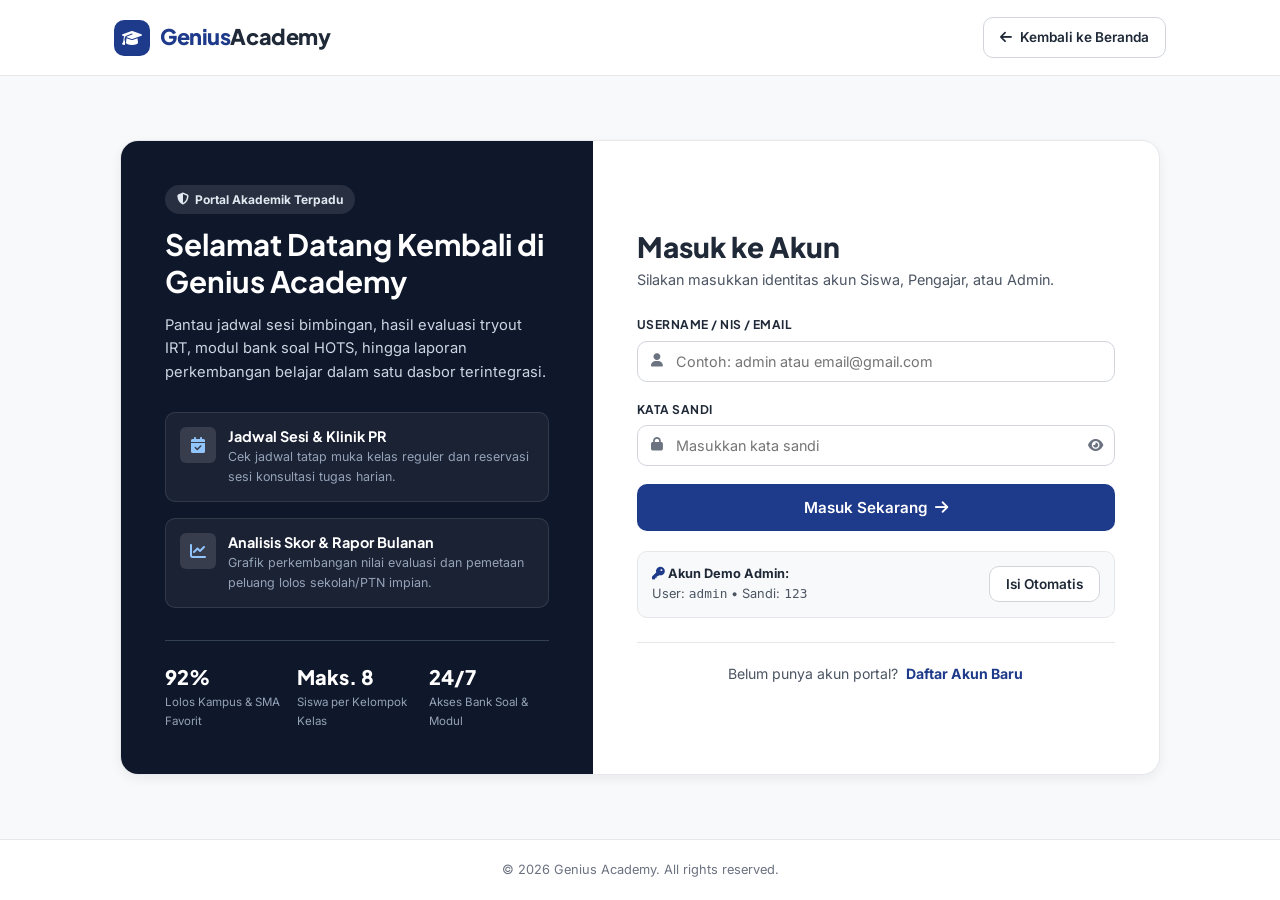
<file: login.html>
<!DOCTYPE html>
<html lang="id">
<head>
  <meta charset="UTF-8">
  <meta name="viewport" content="width=device-width, initial-scale=1.0">
  <title>Masuk Portal | Genius Academy</title>
  
  <!-- Google Fonts -->
  <link rel="preconnect" href="https://fonts.googleapis.com">
  <link rel="preconnect" href="https://fonts.gstatic.com" crossorigin>
  <link href="https://fonts.googleapis.com/css2?family=Inter:wght@400;500;600&family=Plus+Jakarta+Sans:wght@600;700;800&display=swap" rel="stylesheet">

  <!-- Font Awesome -->
  <link rel="stylesheet" href="https://cdnjs.cloudflare.com/ajax/libs/font-awesome/6.5.1/css/all.min.css">

  <!-- Basic Custom CSS -->
  <link rel="stylesheet" href="css/style.css">
</head>
<body class="auth-page">

  <header class="site-header header-sticky">
    <div class="container-sm header-inner">
      <a href="index.html" class="brand-logo">
        <span class="brand-icon"><i class="fa-solid fa-graduation-cap"></i></span>
        <span><span class="accent">Genius</span>Academy</span>
      </a>
      <a href="index.html" class="btn btn-outline btn-sm">
        <i class="fa-solid fa-arrow-left"></i> Kembali ke Beranda
      </a>
    </div>
  </header>

  <main class="auth-main">
    <div class="auth-card">
      <!-- Kolom Kiri -->
      <div class="auth-side-dark">
        <div>
          <span class="cta-banner-badge">
            <i class="fa-solid fa-shield-halved"></i> Portal Akademik Terpadu
          </span>
          <h2>Selamat Datang Kembali di Genius Academy</h2>
          <p class="lead">
            Pantau jadwal sesi bimbingan, hasil evaluasi tryout IRT, modul bank soal HOTS, hingga laporan perkembangan belajar dalam satu dasbor terintegrasi.
          </p>

          <div class="auth-feature-list">
            <div class="auth-feature-item">
              <div class="auth-feature-icon"><i class="fa-solid fa-calendar-check"></i></div>
              <div>
                <h3>Jadwal Sesi & Klinik PR</h3>
                <p>Cek jadwal tatap muka kelas reguler dan reservasi sesi konsultasi tugas harian.</p>
              </div>
            </div>

            <div class="auth-feature-item">
              <div class="auth-feature-icon"><i class="fa-solid fa-chart-line"></i></div>
              <div>
                <h3>Analisis Skor & Rapor Bulanan</h3>
                <p>Grafik perkembangan nilai evaluasi dan pemetaan peluang lolos sekolah/PTN impian.</p>
              </div>
            </div>
          </div>
        </div>

        <div class="auth-stats">
          <div>
            <div class="auth-stat-val">92%</div>
            <div class="auth-stat-lbl">Lolos Kampus & SMA Favorit</div>
          </div>
          <div>
            <div class="auth-stat-val">Maks. 8</div>
            <div class="auth-stat-lbl">Siswa per Kelompok Kelas</div>
          </div>
          <div>
            <div class="auth-stat-val">24/7</div>
            <div class="auth-stat-lbl">Akses Bank Soal & Modul</div>
          </div>
        </div>
      </div>

      <!-- Kolom Kanan: Form Login -->
      <div class="auth-form-side">
        <div style="margin-bottom: 24px;">
          <h1 style="font-size: 1.75rem; font-weight: 800;">Masuk ke Akun</h1>
          <p style="font-size: 0.9rem; color: var(--text-muted); margin-top: 4px;">
            Silakan masukkan identitas akun Siswa, Pengajar, atau Admin.
          </p>
        </div>

        <div id="errorMessage" class="alert-box alert-error hidden">
          <i class="fa-solid fa-circle-exclamation"></i>
          <span id="errorText">Akun belum terdaftar</span>
        </div>

        <form id="loginForm">
          <div class="form-group">
            <label for="identifier" class="form-label">Username / NIS / Email</label>
            <div class="input-wrap">
              <span class="input-icon"><i class="fa-solid fa-user"></i></span>
              <input type="text" id="identifier" class="form-control" placeholder="Contoh: admin atau email@gmail.com" required>
            </div>
          </div>

          <div class="form-group">
            <label for="password" class="form-label">Kata Sandi</label>
            <div class="input-wrap">
              <span class="input-icon"><i class="fa-solid fa-lock"></i></span>
              <input type="password" id="password" class="form-control" style="padding-right: 40px;" placeholder="Masukkan kata sandi" required>
              <button type="button" id="togglePassword" aria-label="Tampilkan atau sembunyikan kata sandi" class="password-toggle">
                <i id="eyeIcon" class="fa-solid fa-eye"></i>
              </button>
            </div>
          </div>

          <button type="submit" id="submitBtn" class="btn btn-primary btn-block btn-lg">
            <span>Masuk Sekarang</span>
            <i class="fa-solid fa-arrow-right"></i>
          </button>
        </form>

        <div class="demo-box">
          <div>
            <strong style="display: block; color: var(--text-main);"><i class="fa-solid fa-key text-primary"></i> Akun Demo Admin:</strong>
            <span style="color: var(--text-muted);">User: <code>admin</code> &bull; Sandi: <code>123</code></span>
          </div>
          <button type="button" id="fillDemoAdmin" class="btn btn-outline btn-sm">Isi Otomatis</button>
        </div>

        <div style="margin-top: 24px; padding-top: 20px; border-top: 1px solid var(--border-color); text-align: center; font-size: 0.88rem; color: var(--text-muted);">
          Belum punya akun portal? 
          <a href="pendaftaran.html" class="text-primary" style="font-weight: 700; margin-left: 4px;">Daftar Akun Baru</a>
        </div>
      </div>
    </div>
  </main>

  <footer class="footer-simple">
    <p>&copy; 2026 Genius Academy. All rights reserved.</p>
  </footer>

  <script src="js/auth.js"></script>
</body>
</html>
</file>
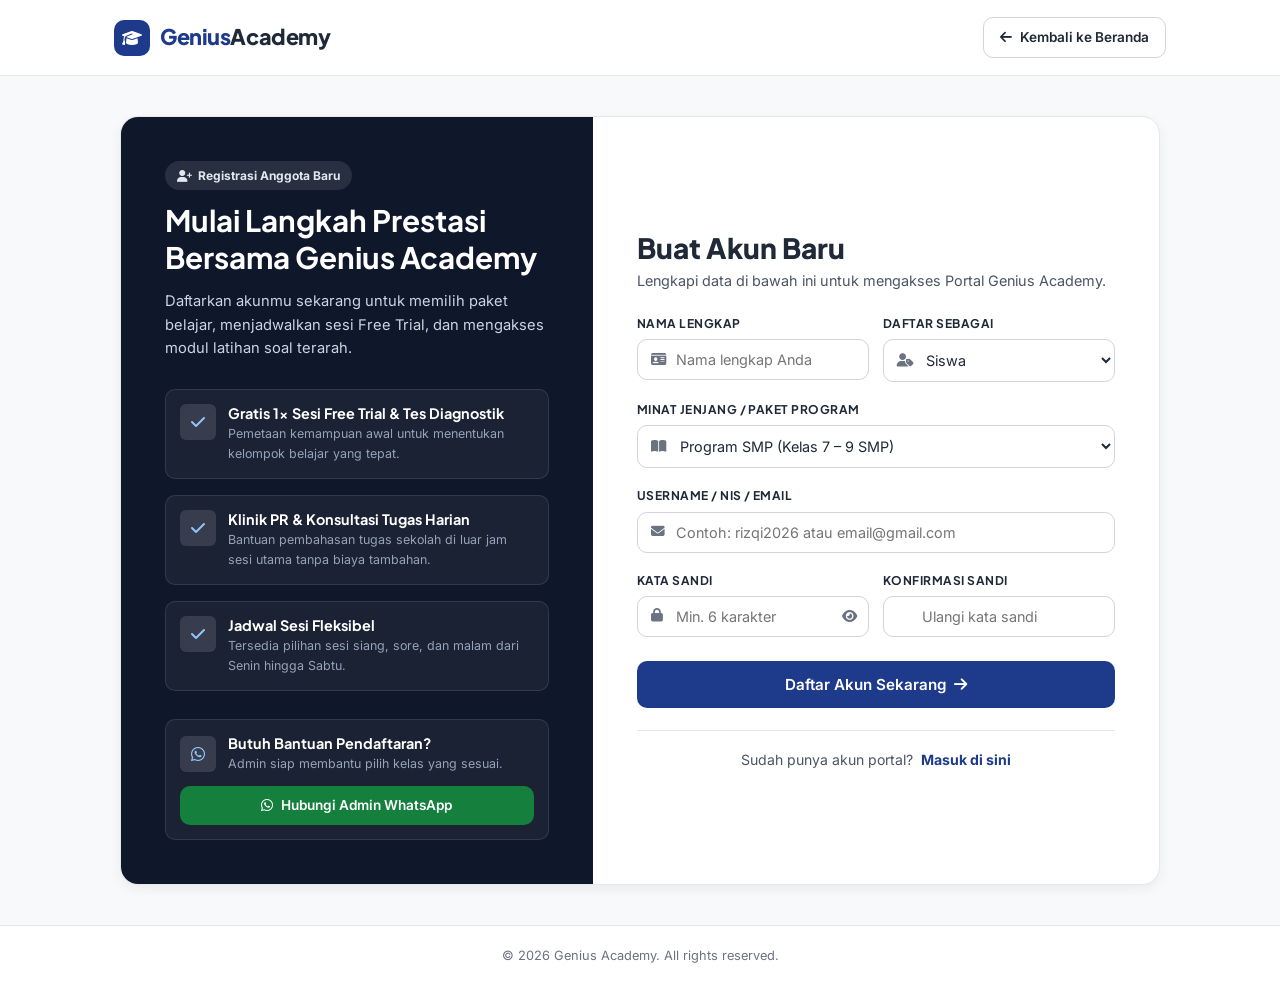
<file: pendaftaran.html>
<!DOCTYPE html>
<html lang="id">
<head>
  <meta charset="UTF-8">
  <meta name="viewport" content="width=device-width, initial-scale=1.0">
  <title>Pendaftaran Siswa & Akun | Genius Academy</title>
  
  <!-- Google Fonts -->
  <link rel="preconnect" href="https://fonts.googleapis.com">
  <link rel="preconnect" href="https://fonts.gstatic.com" crossorigin>
  <link href="https://fonts.googleapis.com/css2?family=Inter:wght@400;500;600&family=Plus+Jakarta+Sans:wght@600;700;800&display=swap" rel="stylesheet">

  <!-- Font Awesome -->
  <link rel="stylesheet" href="https://cdnjs.cloudflare.com/ajax/libs/font-awesome/6.5.1/css/all.min.css">

  <!-- Basic Custom CSS -->
  <link rel="stylesheet" href="css/style.css">
</head>
<body class="auth-page">

  <header class="site-header header-sticky">
    <div class="container-sm header-inner">
      <a href="index.html" class="brand-logo">
        <span class="brand-icon"><i class="fa-solid fa-graduation-cap"></i></span>
        <span><span class="accent">Genius</span>Academy</span>
      </a>
      <a href="index.html" class="btn btn-outline btn-sm">
        <i class="fa-solid fa-arrow-left"></i> Kembali ke Beranda
      </a>
    </div>
  </header>

  <main class="auth-main">
    <div class="auth-card">
      <!-- Kolom Kiri -->
      <div class="auth-side-dark">
        <div>
          <span class="cta-banner-badge">
            <i class="fa-solid fa-user-plus"></i> Registrasi Anggota Baru
          </span>
          <h2>Mulai Langkah Prestasi Bersama Genius Academy</h2>
          <p class="lead">
            Daftarkan akunmu sekarang untuk memilih paket belajar, menjadwalkan sesi Free Trial, dan mengakses modul latihan soal terarah.
          </p>

          <div class="auth-feature-list">
            <div class="auth-feature-item">
              <div class="auth-feature-icon"><i class="fa-solid fa-check"></i></div>
              <div>
                <h3>Gratis 1x Sesi Free Trial & Tes Diagnostik</h3>
                <p>Pemetaan kemampuan awal untuk menentukan kelompok belajar yang tepat.</p>
              </div>
            </div>

            <div class="auth-feature-item">
              <div class="auth-feature-icon"><i class="fa-solid fa-check"></i></div>
              <div>
                <h3>Klinik PR & Konsultasi Tugas Harian</h3>
                <p>Bantuan pembahasan tugas sekolah di luar jam sesi utama tanpa biaya tambahan.</p>
              </div>
            </div>

            <div class="auth-feature-item">
              <div class="auth-feature-icon"><i class="fa-solid fa-check"></i></div>
              <div>
                <h3>Jadwal Sesi Fleksibel</h3>
                <p>Tersedia pilihan sesi siang, sore, dan malam dari Senin hingga Sabtu.</p>
              </div>
            </div>
          </div>
        </div>

        <div class="auth-feature-item" style="margin-top: 28px; flex-direction: column; gap: 12px;">
          <div style="display: flex; align-items: center; gap: 12px;">
            <div class="auth-feature-icon"><i class="fa-brands fa-whatsapp"></i></div>
            <div>
              <h3>Butuh Bantuan Pendaftaran?</h3>
              <p>Admin siap membantu pilih kelas yang sesuai.</p>
            </div>
          </div>
          <a href="https://wa.me/6285712636036?text=Halo%20Admin%20Genius%20Academy,%20saya%20butuh%20bantuan%20untuk%20pendaftaran%20akun%20baru." target="_blank" class="btn btn-green btn-sm btn-block">
            <i class="fa-brands fa-whatsapp"></i> Hubungi Admin WhatsApp
          </a>
        </div>
      </div>

      <!-- Kolom Kanan: Form Pendaftaran -->
      <div class="auth-form-side">
        <div style="margin-bottom: 22px;">
          <h1 style="font-size: 1.75rem; font-weight: 800;">Buat Akun Baru</h1>
          <p style="font-size: 0.9rem; color: var(--text-muted); margin-top: 4px;">
            Lengkapi data di bawah ini untuk mengakses Portal Genius Academy.
          </p>
        </div>

        <div id="alertMessage" class="alert-box alert-error hidden">
          <i id="alertIcon" class="fa-solid fa-circle-exclamation"></i>
          <span id="alertText">Pesan notifikasi</span>
        </div>

        <form id="registerForm">
          <div class="form-row-2">
            <div class="form-group">
              <label for="nama" class="form-label">Nama Lengkap</label>
              <div class="input-wrap">
                <span class="input-icon"><i class="fa-solid fa-id-card"></i></span>
                <input type="text" id="nama" class="form-control" placeholder="Nama lengkap Anda" required>
              </div>
            </div>

            <div class="form-group">
              <label for="role" class="form-label">Daftar Sebagai</label>
              <div class="input-wrap">
                <span class="input-icon"><i class="fa-solid fa-user-tag"></i></span>
                <select id="role" class="form-control" required>
                  <option value="siswa" selected>Siswa</option>
                  <option value="pengajar">Pengajar / Tentor</option>
                </select>
              </div>
            </div>
          </div>

          <div id="programFieldWrapper" class="form-group">
            <label for="programPilihan" class="form-label">Minat Jenjang / Paket Program</label>
            <div class="input-wrap">
              <span class="input-icon"><i class="fa-solid fa-book-open"></i></span>
              <select id="programPilihan" class="form-control">
                <option value="Program SD (Kelas 1 - 6)">Program SD (Kelas 1 – 6 SD)</option>
                <option value="Program SMP (Kelas 7 - 9)" selected>Program SMP (Kelas 7 – 9 SMP)</option>
                <option value="Program SMA Reguler (Kelas 10 - 11)">Program SMA Reguler (Kelas 10 – 11)</option>
                <option value="Program Kelas 12 & UTBK-SNBT">Program Intensif Kelas 12 & UTBK-SNBT</option>
                <option value="Program Alumni / Gap Year">Program Alumni / Gap Year UTBK</option>
              </select>
            </div>
          </div>

          <div class="form-group">
            <label for="identifier" class="form-label">Username / NIS / Email</label>
            <div class="input-wrap">
              <span class="input-icon"><i class="fa-solid fa-envelope"></i></span>
              <input type="text" id="identifier" class="form-control" placeholder="Contoh: rizqi2026 atau email@gmail.com" required>
            </div>
          </div>

          <div class="form-row-2">
            <div class="form-group">
              <label for="password" class="form-label">Kata Sandi</label>
              <div class="input-wrap">
                <span class="input-icon"><i class="fa-solid fa-lock"></i></span>
                <input type="password" id="password" class="form-control" style="padding-right: 38px;" placeholder="Min. 6 karakter" minlength="6" required>
                <button type="button" id="togglePassword" aria-label="Tampilkan atau sembunyikan kata sandi" class="password-toggle">
                  <i id="eyeIcon" class="fa-solid fa-eye"></i>
                </button>
              </div>
            </div>

            <div class="form-group">
              <label for="confirmPassword" class="form-label">Konfirmasi Sandi</label>
              <div class="input-wrap">
                <span class="input-icon"><i class="fa-solid fa-shield-check"></i></span>
                <input type="password" id="confirmPassword" class="form-control" placeholder="Ulangi kata sandi" minlength="6" required>
              </div>
            </div>
          </div>

          <button type="submit" class="btn btn-primary btn-block btn-lg" style="margin-top: 6px;">
            <span>Daftar Akun Sekarang</span>
            <i class="fa-solid fa-arrow-right"></i>
          </button>
        </form>

        <div style="margin-top: 22px; padding-top: 18px; border-top: 1px solid var(--border-color); text-align: center; font-size: 0.88rem; color: var(--text-muted);">
          Sudah punya akun portal? 
          <a href="login.html" class="text-primary" style="font-weight: 700; margin-left: 4px;">Masuk di sini</a>
        </div>
      </div>
    </div>
  </main>

  <footer class="footer-simple">
    <p>&copy; 2026 Genius Academy. All rights reserved.</p>
  </footer>

  <script src="js/auth.js"></script>
</body>
</html>
</file>
<file: css/style.css>
/* ==========================================================================
   GENIUS ACADEMY - BASIC & CLEAN STYLESHEET
   Palet Warna: Putih Bersih, Abu-abu Netral, dan Navy Klasik (Tanpa Neon)
   ========================================================================== */

:root {
  --bg-page: #f8f9fa;
  --bg-surface: #ffffff;
  --bg-subtle: #f1f3f5;
  --bg-dark: #1e293b;
  --bg-darker: #0f172a;
  
  --text-main: #1f2937;
  --text-muted: #4b5563;
  --text-light: #6b7280;
  --text-inverse: #ffffff;
  --text-inverse-muted: #cbd5e1;

  --primary: #1e3a8a;       /* Navy Klasik - Tenang & Profesional */
  --primary-hover: #172554;
  --primary-soft: #eff6ff;
  --primary-border: #bfdbfe;

  --accent-green: #15803d;  /* Hijau Daun Kalem (WhatsApp / Sukses) */
  --accent-green-hover: #166534;
  --accent-green-soft: #f0fdf4;

  --accent-amber: #b45309;  /* Cokelat Emas Kalem (Highlight / Bintang) */
  --accent-amber-soft: #fffbeb;

  --danger: #b91c1c;
  --danger-soft: #fef2f2;
  --danger-border: #fecaca;

  --border-color: #e5e7eb;
  --border-strong: #d1d5db;

  --font-sans: 'Inter', -apple-system, BlinkMacSystemFont, sans-serif;
  --font-heading: 'Plus Jakarta Sans', -apple-system, BlinkMacSystemFont, sans-serif;

  --radius-sm: 6px;
  --radius-md: 10px;
  --radius-lg: 14px;
  --radius-xl: 18px;
  --radius-full: 9999px;

  --shadow-sm: 0 1px 2px rgba(0, 0, 0, 0.05);
  --shadow-md: 0 4px 12px rgba(15, 23, 42, 0.06);
  --shadow-lg: 0 10px 25px rgba(15, 23, 42, 0.1);
}

/* Reset & Base */
*, *::before, *::after {
  box-sizing: border-box;
  margin: 0;
  padding: 0;
}

html {
  scroll-behavior: smooth;
  scroll-padding-top: 84px;
  font-size: 16px;
}

body {
  font-family: var(--font-sans);
  background-color: var(--bg-page);
  color: var(--text-main);
  line-height: 1.6;
  -webkit-font-smoothing: antialiased;
}

h1, h2, h3, h4, .font-heading {
  font-family: var(--font-heading);
  color: var(--text-main);
  line-height: 1.25;
}

a {
  text-decoration: none;
  color: inherit;
}

ul {
  list-style: none;
}

img {
  max-width: 100%;
  display: block;
}

button, input, select {
  font-family: inherit;
}

button {
  cursor: pointer;
  border: none;
  background: none;
}

/* Utilities */
.container {
  max-width: 1200px;
  margin: 0 auto;
  padding: 0 24px;
}

.container-sm {
  max-width: 1100px;
  margin: 0 auto;
  padding: 0 24px;
}

.hidden {
  display: none !important;
}

.text-primary {
  color: var(--primary);
}

.text-white {
  color: #ffffff !important;
}

/* ==========================================================================
   BUTTONS
   ========================================================================== */
.btn {
  display: inline-flex;
  align-items: center;
  justify-content: center;
  gap: 8px;
  padding: 12px 22px;
  font-size: 0.9rem;
  font-weight: 600;
  border-radius: var(--radius-md);
  transition: background-color 0.2s ease, border-color 0.2s ease, color 0.2s ease;
}

.btn-sm {
  padding: 9px 16px;
  font-size: 0.85rem;
}

.btn-lg {
  padding: 14px 28px;
  font-size: 0.95rem;
}

.btn-block {
  width: 100%;
}

.btn-primary {
  background-color: var(--primary);
  color: #ffffff;
}

.btn-primary:hover {
  background-color: var(--primary-hover);
}

.btn-outline {
  background-color: var(--bg-surface);
  color: var(--text-main);
  border: 1px solid var(--border-strong);
}

.btn-outline:hover {
  border-color: var(--primary);
  color: var(--primary);
  background-color: var(--primary-soft);
}

.btn-outline-light {
  background-color: rgba(255, 255, 255, 0.12);
  color: #ffffff;
  border: 1px solid rgba(255, 255, 255, 0.3);
}

.btn-outline-light:hover {
  background-color: rgba(255, 255, 255, 0.2);
}

.btn-green {
  background-color: var(--accent-green);
  color: #ffffff;
}

.btn-green:hover {
  background-color: var(--accent-green-hover);
}

.btn-dark {
  background-color: var(--bg-darker);
  color: #ffffff;
}

.btn-dark:hover {
  background-color: var(--bg-dark);
}

/* ==========================================================================
   HEADER / NAVBAR
   ========================================================================== */
.site-header {
  position: fixed;
  top: 0;
  left: 0;
  width: 100%;
  height: 76px;
  background-color: var(--bg-surface);
  border-bottom: 1px solid var(--border-color);
  z-index: 50;
}

.site-header.header-sticky {
  position: sticky;
}

.header-inner {
  height: 100%;
  display: flex;
  align-items: center;
  justify-content: space-between;
}

.brand-logo {
  display: inline-flex;
  align-items: center;
  gap: 10px;
  font-family: var(--font-heading);
  font-size: 1.35rem;
  font-weight: 800;
  color: var(--text-main);
  letter-spacing: -0.02em;
}

.brand-icon {
  width: 36px;
  height: 36px;
  border-radius: var(--radius-md);
  background-color: var(--primary);
  color: #ffffff;
  display: flex;
  align-items: center;
  justify-content: center;
  font-size: 1rem;
}

.brand-logo span.accent {
  color: var(--primary);
}

.nav-links {
  display: flex;
  align-items: center;
  gap: 28px;
}

.nav-links a {
  font-size: 0.9rem;
  font-weight: 600;
  color: var(--text-muted);
  transition: color 0.2s;
}

.nav-links a:hover {
  color: var(--primary);
}

/* Sub-page Nav Pills */
.nav-pills {
  display: flex;
  align-items: center;
  gap: 4px;
  background-color: var(--bg-subtle);
  padding: 4px;
  border-radius: var(--radius-md);
}

.nav-pills a {
  padding: 7px 14px;
  border-radius: var(--radius-sm);
  font-size: 0.85rem;
  font-weight: 600;
  color: var(--text-muted);
  transition: all 0.2s;
}

.nav-pills a:hover {
  color: var(--text-main);
}

.nav-pills a.active {
  background-color: var(--bg-surface);
  color: var(--primary);
  box-shadow: var(--shadow-sm);
}

.header-actions {
  display: flex;
  align-items: center;
  gap: 12px;
}

/* Profile Menu */
.profile-wrapper {
  position: relative;
}

.profile-btn {
  display: flex;
  align-items: center;
  gap: 10px;
  background-color: var(--bg-subtle);
  border: 1px solid var(--border-color);
  padding: 6px 12px;
  border-radius: var(--radius-md);
}

.profile-btn:hover {
  background-color: #e9ecef;
}

.user-avatar {
  width: 32px;
  height: 32px;
  border-radius: var(--radius-sm);
  background-color: var(--primary);
  color: #ffffff;
  font-weight: 700;
  font-size: 0.8rem;
  display: flex;
  align-items: center;
  justify-content: center;
  text-transform: uppercase;
}

.user-meta {
  text-align: left;
}

.user-name {
  font-size: 0.8rem;
  font-weight: 700;
  color: var(--text-main);
  line-height: 1.2;
}

.user-role {
  font-size: 0.68rem;
  font-weight: 600;
  color: var(--primary);
  text-transform: uppercase;
}

.profile-dropdown {
  position: absolute;
  right: 0;
  top: calc(100% + 8px);
  width: 180px;
  background-color: var(--bg-surface);
  border: 1px solid var(--border-color);
  border-radius: var(--radius-md);
  box-shadow: var(--shadow-lg);
  padding: 6px;
  z-index: 60;
}

.logout-btn {
  width: 100%;
  display: flex;
  align-items: center;
  gap: 8px;
  padding: 9px 12px;
  font-size: 0.82rem;
  font-weight: 600;
  color: var(--danger);
  border-radius: var(--radius-sm);
}

.logout-btn:hover {
  background-color: var(--danger-soft);
}

/* Mobile Menu */
.mobile-toggle {
  display: none;
  width: 40px;
  height: 40px;
  border-radius: var(--radius-md);
  border: 1px solid var(--border-color);
  color: var(--text-main);
  align-items: center;
  justify-content: center;
  font-size: 1.1rem;
}

.mobile-menu {
  background-color: var(--bg-surface);
  border-top: 1px solid var(--border-color);
  padding: 16px 24px;
  display: flex;
  flex-direction: column;
  gap: 10px;
  box-shadow: var(--shadow-md);
}

.mobile-menu a {
  padding: 8px 0;
  font-weight: 600;
  font-size: 0.95rem;
  color: var(--text-main);
  border-bottom: 1px solid var(--bg-subtle);
}

.mobile-menu a:last-child {
  border-bottom: none;
}

/* ==========================================================================
   HERO SECTION (INDEX)
   ========================================================================== */
.hero-section {
  position: relative;
  min-height: 100vh;
  padding-top: 76px;
  display: flex;
  flex-direction: column;
  justify-content: space-between;
  background-color: var(--bg-darker);
  overflow: hidden;
}

.hero-bg-container {
  position: absolute;
  inset: 0;
  z-index: 0;
}

.hero-bg-slide {
  position: absolute;
  inset: 0;
  opacity: 0;
  transition: opacity 0.6s ease;
  pointer-events: none;
}

.hero-bg-slide.active {
  opacity: 1;
}

.hero-bg-slide img {
  width: 100%;
  height: 100%;
  object-fit: cover;
}

.hero-overlay {
  position: absolute;
  inset: 0;
  background: linear-gradient(90deg, rgba(15, 23, 42, 0.92) 0%, rgba(15, 23, 42, 0.82) 55%, rgba(15, 23, 42, 0.55) 100%);
}

.hero-main {
  position: relative;
  z-index: 10;
  flex: 1;
  display: flex;
  align-items: center;
  padding: 48px 0;
}

.hero-grid {
  display: grid;
  grid-template-columns: 7fr 5fr;
  gap: 40px;
  align-items: center;
}

.hero-badge {
  display: inline-flex;
  align-items: center;
  gap: 8px;
  padding: 6px 14px;
  margin-bottom: 20px;
  border-radius: var(--radius-full);
  background-color: rgba(255, 255, 255, 0.1);
  border: 1px solid rgba(255, 255, 255, 0.2);
  color: #e2e8f0;
  font-size: 0.75rem;
  font-weight: 700;
  text-transform: uppercase;
  letter-spacing: 0.05em;
}

.hero-title {
  font-size: 3.1rem;
  font-weight: 800;
  color: #ffffff;
  line-height: 1.15;
  margin-bottom: 20px;
  letter-spacing: -0.02em;
}

.hero-title .highlight {
  color: #93c5fd;
}

.hero-desc {
  font-size: 1.05rem;
  color: var(--text-inverse-muted);
  max-width: 560px;
  margin-bottom: 32px;
  line-height: 1.65;
}

.hero-cta-group {
  display: flex;
  flex-wrap: wrap;
  gap: 14px;
}

/* Hero Controls */
.hero-controls {
  display: flex;
  align-items: center;
  gap: 16px;
  margin-top: 40px;
}

.hero-arrows {
  display: flex;
  gap: 8px;
}

.hero-arrow-btn {
  width: 38px;
  height: 38px;
  border-radius: var(--radius-md);
  background-color: rgba(255, 255, 255, 0.1);
  border: 1px solid rgba(255, 255, 255, 0.2);
  color: #ffffff;
  display: flex;
  align-items: center;
  justify-content: center;
  font-size: 0.8rem;
  transition: background-color 0.2s;
}

.hero-arrow-btn:hover {
  background-color: rgba(255, 255, 255, 0.2);
}

.hero-indicators {
  display: flex;
  align-items: center;
  gap: 8px;
}

.indicator-dot {
  height: 8px;
  width: 10px;
  border-radius: var(--radius-full);
  background-color: rgba(255, 255, 255, 0.35);
  transition: all 0.25s ease;
}

.indicator-dot.active {
  width: 30px;
  background-color: #ffffff;
}

/* Hero Side Cards */
.hero-switcher-list {
  display: flex;
  flex-direction: column;
  gap: 14px;
  align-items: flex-end;
}

.hero-side-card {
  width: 100%;
  max-width: 380px;
  text-align: left;
  background-color: rgba(30, 41, 59, 0.75);
  border: 1px solid rgba(255, 255, 255, 0.15);
  border-radius: var(--radius-lg);
  padding: 16px;
  display: flex;
  align-items: center;
  gap: 14px;
  color: #ffffff;
  transition: all 0.2s ease;
}

.hero-side-card:hover {
  background-color: rgba(30, 41, 59, 0.95);
}

.hero-side-card.active {
  background-color: var(--bg-surface);
  color: var(--text-main);
  border-color: var(--bg-surface);
  box-shadow: var(--shadow-lg);
}

.side-card-icon {
  width: 44px;
  height: 44px;
  border-radius: var(--radius-md);
  background-color: rgba(255, 255, 255, 0.12);
  color: #ffffff;
  display: flex;
  align-items: center;
  justify-content: center;
  font-size: 1.1rem;
  flex-shrink: 0;
}

.hero-side-card.active .side-card-icon {
  background-color: var(--primary-soft);
  color: var(--primary);
}

.side-card-meta {
  flex: 1;
  min-width: 0;
}

.side-card-label {
  display: block;
  font-size: 0.7rem;
  font-weight: 700;
  text-transform: uppercase;
  letter-spacing: 0.04em;
  color: #cbd5e1;
  margin-bottom: 2px;
}

.hero-side-card.active .side-card-label {
  color: var(--primary);
}

.side-card-title {
  font-size: 0.95rem;
  font-weight: 700;
  color: inherit;
  white-space: nowrap;
  overflow: hidden;
  text-overflow: ellipsis;
}

/* Feature Strip */
.feature-strip {
  position: relative;
  z-index: 10;
  background-color: var(--bg-surface);
  border-top: 1px solid var(--border-color);
  border-bottom: 1px solid var(--border-color);
  padding: 16px 0;
}

.feature-strip-grid {
  display: grid;
  grid-template-columns: repeat(6, 1fr);
  gap: 16px;
}

.feature-strip-item {
  display: flex;
  align-items: center;
  gap: 8px;
  font-size: 0.78rem;
  font-weight: 600;
  color: var(--text-main);
}

.feature-strip-item i {
  color: var(--primary);
  font-size: 0.9rem;
}

/* ==========================================================================
   SECTIONS & HEADINGS
   ========================================================================== */
.section {
  padding: 84px 0;
}

.section-white {
  background-color: var(--bg-surface);
}

.section-gray {
  background-color: var(--bg-page);
  border-top: 1px solid var(--border-color);
  border-bottom: 1px solid var(--border-color);
}

.section-dark {
  background-color: var(--bg-darker);
  color: #ffffff;
}

.section-header {
  text-align: center;
  max-width: 640px;
  margin: 0 auto 52px;
}

.section-tag {
  display: inline-block;
  padding: 5px 14px;
  margin-bottom: 12px;
  border-radius: var(--radius-full);
  background-color: var(--primary-soft);
  color: var(--primary);
  font-size: 0.75rem;
  font-weight: 700;
  text-transform: uppercase;
  letter-spacing: 0.05em;
}

.section-title {
  font-size: 2.1rem;
  font-weight: 800;
  color: var(--text-main);
  margin-bottom: 14px;
  letter-spacing: -0.02em;
}

.section-dark .section-title {
  color: #ffffff;
}

.section-subtitle {
  font-size: 1rem;
  color: var(--text-muted);
}

.section-dark .section-subtitle {
  color: var(--text-inverse-muted);
}

/* ==========================================================================
   GRIDS & CARDS
   ========================================================================== */
.grid-3 {
  display: grid;
  grid-template-columns: repeat(3, 1fr);
  gap: 28px;
}

.grid-4 {
  display: grid;
  grid-template-columns: repeat(4, 1fr);
  gap: 22px;
}

.card {
  background-color: var(--bg-surface);
  border: 1px solid var(--border-color);
  border-radius: var(--radius-lg);
  padding: 28px;
  transition: border-color 0.2s ease, box-shadow 0.2s ease;
}

.card:hover {
  border-color: var(--border-strong);
  box-shadow: var(--shadow-md);
}

.card-subtle {
  background-color: var(--bg-page);
}

.card-number {
  width: 44px;
  height: 44px;
  border-radius: var(--radius-md);
  background-color: var(--primary);
  color: #ffffff;
  font-family: var(--font-heading);
  font-weight: 800;
  font-size: 0.95rem;
  display: flex;
  align-items: center;
  justify-content: center;
  margin-bottom: 20px;
}

.card-icon {
  width: 44px;
  height: 44px;
  border-radius: var(--radius-md);
  background-color: var(--primary-soft);
  color: var(--primary);
  font-size: 1.15rem;
  display: flex;
  align-items: center;
  justify-content: center;
  margin-bottom: 18px;
}

.card-title {
  font-size: 1.15rem;
  font-weight: 700;
  margin-bottom: 10px;
  color: var(--text-main);
}

.card-text {
  font-size: 0.9rem;
  color: var(--text-muted);
  line-height: 1.6;
}

.step-label {
  display: block;
  font-size: 0.72rem;
  font-weight: 700;
  text-transform: uppercase;
  letter-spacing: 0.05em;
  color: var(--primary);
  margin-bottom: 4px;
}

/* CTA Banner */
.cta-banner {
  margin-top: 56px;
  background-color: var(--bg-darker);
  border-radius: var(--radius-xl);
  padding: 36px 40px;
  color: #ffffff;
  display: flex;
  align-items: center;
  justify-content: space-between;
  gap: 28px;
}

.cta-banner-badge {
  display: inline-flex;
  align-items: center;
  gap: 6px;
  background-color: rgba(255, 255, 255, 0.1);
  color: #e2e8f0;
  font-size: 0.75rem;
  font-weight: 700;
  padding: 5px 12px;
  border-radius: var(--radius-full);
  margin-bottom: 12px;
}

.cta-banner h3 {
  color: #ffffff;
  font-size: 1.6rem;
  font-weight: 800;
  margin-bottom: 8px;
}

.cta-banner p {
  color: var(--text-inverse-muted);
  font-size: 0.95rem;
  max-width: 600px;
}

/* ==========================================================================
   TESTIMONI MARQUEE
   ========================================================================== */
.marquee-section {
  position: relative;
  overflow: hidden;
}

.marquee-wrapper {
  width: 100%;
  overflow: hidden;
}

@keyframes marqueeScroll {
  0% { transform: translateX(0); }
  100% { transform: translateX(-50%); }
}

.animate-marquee {
  display: flex;
  width: max-content;
  gap: 24px;
  animation: marqueeScroll 38s linear infinite;
}

.animate-marquee:hover {
  animation-play-state: paused;
}

.testi-card {
  width: 360px;
  background-color: var(--bg-dark);
  border: 1px solid #334155;
  border-radius: var(--radius-lg);
  padding: 24px;
  display: flex;
  flex-direction: column;
  justify-content: space-between;
  flex-shrink: 0;
}

.testi-header {
  display: flex;
  align-items: center;
  justify-content: space-between;
  margin-bottom: 16px;
}

.testi-badge {
  background-color: rgba(255, 255, 255, 0.08);
  border: 1px solid rgba(255, 255, 255, 0.15);
  color: #e2e8f0;
  font-size: 0.75rem;
  font-weight: 700;
  padding: 4px 12px;
  border-radius: var(--radius-full);
  display: inline-flex;
  align-items: center;
  gap: 6px;
}

.testi-stars {
  color: #eab308;
  font-size: 0.75rem;
}

.testi-quote {
  color: #e2e8f0;
  font-size: 0.88rem;
  line-height: 1.6;
  font-style: italic;
  margin-bottom: 20px;
}

.testi-author {
  display: flex;
  align-items: center;
  gap: 12px;
  border-top: 1px solid #334155;
  padding-top: 14px;
}

.testi-avatar {
  width: 38px;
  height: 38px;
  border-radius: var(--radius-full);
  background-color: var(--primary);
  color: #ffffff;
  font-weight: 700;
  font-size: 0.85rem;
  display: flex;
  align-items: center;
  justify-content: center;
}

.testi-author h4 {
  color: #ffffff;
  font-size: 0.9rem;
  font-weight: 700;
}

.testi-author p {
  color: #94a3b8;
  font-size: 0.75rem;
}

/* ==========================================================================
   PROGRAM CARDS & PRICING CARDS
   ========================================================================== */
.program-card {
  background-color: var(--bg-surface);
  border: 1px solid var(--border-color);
  border-radius: var(--radius-lg);
  padding: 32px;
  display: flex;
  flex-direction: column;
  justify-content: space-between;
  position: relative;
}

.program-card.featured {
  border: 2px solid var(--primary);
  box-shadow: var(--shadow-md);
}

.featured-badge {
  position: absolute;
  top: -13px;
  right: 24px;
  background-color: var(--primary);
  color: #ffffff;
  font-size: 0.75rem;
  font-weight: 700;
  padding: 4px 14px;
  border-radius: var(--radius-full);
  display: inline-flex;
  align-items: center;
  gap: 6px;
}

.featured-badge.centered {
  right: auto;
  left: 50%;
  transform: translateX(-50%);
}

.program-title {
  font-size: 1.4rem;
  font-weight: 800;
  margin-bottom: 8px;
}

.program-desc {
  font-size: 0.9rem;
  color: var(--text-muted);
  margin-bottom: 20px;
}

.check-list {
  border-top: 1px solid var(--border-color);
  padding-top: 20px;
  margin-bottom: 28px;
  display: flex;
  flex-direction: column;
  gap: 12px;
}

.check-list li {
  display: flex;
  align-items: flex-start;
  gap: 10px;
  font-size: 0.88rem;
  color: var(--text-main);
}

.check-list li i {
  color: var(--primary);
  margin-top: 4px;
  flex-shrink: 0;
}

/* Subpage Hero */
.subpage-hero {
  padding: 132px 0 72px;
  background-color: var(--bg-surface);
  border-bottom: 1px solid var(--border-color);
}

.subpage-hero-grid {
  display: grid;
  grid-template-columns: 7fr 5fr;
  gap: 44px;
  align-items: center;
}

.subpage-title {
  font-size: 2.6rem;
  font-weight: 800;
  margin-bottom: 18px;
  letter-spacing: -0.02em;
}

.subpage-desc {
  font-size: 1.02rem;
  color: var(--text-muted);
  margin-bottom: 28px;
  max-width: 600px;
}

.meta-boxes {
  display: grid;
  grid-template-columns: repeat(3, 1fr);
  gap: 12px;
  margin-bottom: 28px;
  max-width: 540px;
}

.meta-box {
  background-color: var(--bg-page);
  border: 1px solid var(--border-color);
  border-radius: var(--radius-md);
  padding: 12px 14px;
}

.meta-box-label {
  font-size: 0.72rem;
  color: var(--text-light);
  margin-bottom: 3px;
}

.meta-box-val {
  font-size: 0.85rem;
  font-weight: 700;
  color: var(--text-main);
  display: flex;
  align-items: center;
  gap: 6px;
}

.meta-box-val i {
  color: var(--primary);
}

/* Image Slider in Subpages */
.subpage-slider {
  position: relative;
  height: 360px;
  border-radius: var(--radius-xl);
  overflow: hidden;
  border: 1px solid var(--border-color);
  background-color: var(--bg-subtle);
  box-shadow: var(--shadow-md);
}

.slider-track {
  display: flex;
  height: 100%;
  transition: transform 0.45s ease;
}

.slider-slide {
  min-width: 100%;
  height: 100%;
  position: relative;
}

.slider-slide img {
  width: 100%;
  height: 100%;
  object-fit: cover;
}

.slider-caption {
  position: absolute;
  bottom: 0;
  left: 0;
  right: 0;
  padding: 36px 20px 16px;
  background: linear-gradient(to top, rgba(15, 23, 42, 0.75), transparent);
}

.slider-caption span {
  display: inline-block;
  background-color: var(--primary);
  color: #ffffff;
  font-size: 0.75rem;
  font-weight: 600;
  padding: 4px 12px;
  border-radius: var(--radius-full);
}

.slider-btn {
  position: absolute;
  top: 50%;
  transform: translateY(-50%);
  width: 34px;
  height: 34px;
  border-radius: var(--radius-full);
  background-color: rgba(255, 255, 255, 0.9);
  color: var(--text-main);
  display: flex;
  align-items: center;
  justify-content: center;
  font-size: 0.75rem;
  box-shadow: var(--shadow-sm);
}

.slider-prev { left: 12px; }
.slider-next { right: 12px; }

.slider-dots {
  position: absolute;
  bottom: 16px;
  right: 18px;
  display: flex;
  gap: 6px;
}

.slider-dots button {
  width: 8px;
  height: 8px;
  border-radius: var(--radius-full);
  background-color: rgba(255, 255, 255, 0.5);
}

.slider-dots button.active {
  background-color: #ffffff;
  width: 18px;
}

/* Pricing Specifics */
.pkg-header {
  display: flex;
  align-items: center;
  justify-content: space-between;
  margin-bottom: 12px;
}

.pkg-tag {
  font-size: 0.72rem;
  font-weight: 700;
  text-transform: uppercase;
  color: var(--primary);
  background-color: var(--primary-soft);
  padding: 4px 10px;
  border-radius: var(--radius-full);
}

.pkg-freq {
  font-size: 0.78rem;
  font-weight: 600;
  color: var(--text-light);
}

.pkg-price-box {
  padding-bottom: 18px;
  margin-bottom: 18px;
  border-bottom: 1px solid var(--border-color);
}

.pkg-price {
  font-family: var(--font-heading);
  font-size: 1.85rem;
  font-weight: 800;
  color: var(--text-main);
}

.pkg-unit {
  font-size: 0.85rem;
  color: var(--text-light);
}

.pkg-note {
  font-size: 0.78rem;
  color: var(--accent-green);
  font-weight: 600;
  margin-top: 4px;
}

.subject-pill {
  display: inline-block;
  margin-top: 14px;
  font-size: 0.75rem;
  font-weight: 600;
  color: var(--primary);
  background-color: var(--primary-soft);
  padding: 5px 10px;
  border-radius: var(--radius-sm);
}

.info-callout {
  margin-top: 44px;
  background-color: var(--primary-soft);
  border: 1px solid var(--primary-border);
  border-radius: var(--radius-lg);
  padding: 24px 28px;
  display: flex;
  align-items: center;
  justify-content: space-between;
  gap: 24px;
}

.info-callout-left {
  display: flex;
  align-items: flex-start;
  gap: 16px;
}

.info-callout-icon {
  width: 44px;
  height: 44px;
  border-radius: var(--radius-md);
  background-color: var(--primary);
  color: #ffffff;
  display: flex;
  align-items: center;
  justify-content: center;
  font-size: 1.1rem;
  flex-shrink: 0;
}

/* ==========================================================================
   MODAL PRICING
   ========================================================================== */
.modal-overlay {
  position: fixed;
  inset: 0;
  z-index: 100;
  display: flex;
  align-items: center;
  justify-content: center;
  padding: 20px;
}

.modal-backdrop {
  position: fixed;
  inset: 0;
  background-color: rgba(15, 23, 42, 0.65);
}

.modal-box {
  position: relative;
  z-index: 10;
  width: 100%;
  max-width: 980px;
  max-height: 90vh;
  background-color: var(--bg-surface);
  border-radius: var(--radius-xl);
  border: 1px solid var(--border-color);
  box-shadow: var(--shadow-lg);
  display: flex;
  flex-direction: column;
  overflow: hidden;
}

.modal-header {
  padding: 20px 28px;
  background-color: var(--bg-darker);
  color: #ffffff;
  display: flex;
  align-items: center;
  justify-content: space-between;
}

.modal-header h2 {
  color: #ffffff;
  font-size: 1.35rem;
}

.modal-subtag {
  font-size: 0.72rem;
  font-weight: 700;
  text-transform: uppercase;
  color: #cbd5e1;
  display: block;
  margin-bottom: 2px;
}

.modal-close {
  width: 36px;
  height: 36px;
  border-radius: var(--radius-md);
  background-color: rgba(255, 255, 255, 0.1);
  color: #ffffff;
  display: flex;
  align-items: center;
  justify-content: center;
}

.modal-close:hover {
  background-color: rgba(255, 255, 255, 0.2);
}

.modal-tabs-bar {
  padding: 16px 28px;
  background-color: var(--bg-page);
  border-bottom: 1px solid var(--border-color);
  display: flex;
  flex-wrap: wrap;
  align-items: center;
  justify-content: space-between;
  gap: 12px;
}

.tab-group {
  display: inline-flex;
  background-color: #e5e7eb;
  padding: 4px;
  border-radius: var(--radius-md);
}

.pricing-tab-btn {
  padding: 8px 18px;
  border-radius: var(--radius-sm);
  font-size: 0.85rem;
  font-weight: 700;
  color: var(--text-muted);
  transition: all 0.2s;
}

.pricing-tab-btn.active {
  background-color: var(--primary);
  color: #ffffff;
}

.modal-body {
  padding: 28px;
  overflow-y: auto;
  flex: 1;
}

.modal-footer {
  padding: 16px 28px;
  background-color: var(--bg-page);
  border-top: 1px solid var(--border-color);
  display: flex;
  align-items: center;
  justify-content: space-between;
  gap: 16px;
  font-size: 0.82rem;
  color: var(--text-muted);
}

/* ==========================================================================
   AUTH PAGES (LOGIN & PENDAFTARAN)
   ========================================================================== */
.auth-page {
  min-height: 100vh;
  display: flex;
  flex-direction: column;
  justify-content: space-between;
}

.auth-main {
  flex: 1;
  display: flex;
  align-items: center;
  justify-content: center;
  padding: 40px 24px;
}

.auth-card {
  width: 100%;
  max-width: 1040px;
  background-color: var(--bg-surface);
  border: 1px solid var(--border-color);
  border-radius: var(--radius-xl);
  box-shadow: var(--shadow-md);
  overflow: hidden;
  display: grid;
  grid-template-columns: 5fr 6fr;
}

.auth-side-dark {
  background-color: var(--bg-darker);
  color: #ffffff;
  padding: 44px;
  display: flex;
  flex-direction: column;
  justify-content: space-between;
}

.auth-side-dark h2 {
  color: #ffffff;
  font-size: 1.85rem;
  margin-bottom: 14px;
}

.auth-side-dark p.lead {
  color: var(--text-inverse-muted);
  font-size: 0.92rem;
  margin-bottom: 28px;
}

.auth-feature-list {
  display: flex;
  flex-direction: column;
  gap: 16px;
}

.auth-feature-item {
  display: flex;
  align-items: flex-start;
  gap: 12px;
  background-color: rgba(255, 255, 255, 0.05);
  border: 1px solid rgba(255, 255, 255, 0.1);
  padding: 14px;
  border-radius: var(--radius-md);
}

.auth-feature-icon {
  width: 36px;
  height: 36px;
  border-radius: var(--radius-sm);
  background-color: rgba(255, 255, 255, 0.12);
  color: #93c5fd;
  display: flex;
  align-items: center;
  justify-content: center;
  flex-shrink: 0;
}

.auth-feature-item h3 {
  color: #ffffff;
  font-size: 0.9rem;
  margin-bottom: 2px;
}

.auth-feature-item p {
  color: #94a3b8;
  font-size: 0.78rem;
}

.auth-stats {
  margin-top: 32px;
  padding-top: 20px;
  border-top: 1px solid #334155;
  display: grid;
  grid-template-columns: repeat(3, 1fr);
  gap: 12px;
}

.auth-stat-val {
  font-family: var(--font-heading);
  font-size: 1.25rem;
  font-weight: 800;
  color: #ffffff;
}

.auth-stat-lbl {
  font-size: 0.72rem;
  color: #94a3b8;
}

.auth-form-side {
  padding: 44px;
  display: flex;
  flex-direction: column;
  justify-content: center;
}

.form-group {
  margin-bottom: 18px;
}

.form-row-2 {
  display: grid;
  grid-template-columns: 1fr 1fr;
  gap: 14px;
}

.form-label {
  display: block;
  font-family: var(--font-heading);
  font-size: 0.75rem;
  font-weight: 700;
  text-transform: uppercase;
  letter-spacing: 0.04em;
  color: var(--text-main);
  margin-bottom: 6px;
}

.input-wrap {
  position: relative;
}

.input-icon {
  position: absolute;
  left: 14px;
  top: 50%;
  transform: translateY(-50%);
  color: var(--text-light);
  font-size: 0.85rem;
  pointer-events: none;
}

.form-control {
  width: 100%;
  padding: 11px 14px 11px 38px;
  border: 1px solid var(--border-strong);
  border-radius: var(--radius-md);
  font-size: 0.9rem;
  color: var(--text-main);
  background-color: var(--bg-surface);
  transition: border-color 0.2s;
}

.form-control:focus {
  outline: none;
  border-color: var(--primary);
}

.password-toggle {
  position: absolute;
  right: 12px;
  top: 50%;
  transform: translateY(-50%);
  color: var(--text-light);
  font-size: 0.85rem;
}

.alert-box {
  padding: 12px 14px;
  border-radius: var(--radius-md);
  font-size: 0.82rem;
  font-weight: 600;
  margin-bottom: 18px;
  display: flex;
  align-items: center;
  gap: 10px;
}

.alert-error {
  background-color: var(--danger-soft);
  border: 1px solid var(--danger-border);
  color: var(--danger);
}

.alert-success {
  background-color: var(--accent-green-soft);
  border: 1px solid #bbf7d0;
  color: var(--accent-green);
}

.demo-box {
  margin-top: 20px;
  padding: 12px 14px;
  background-color: var(--bg-page);
  border: 1px solid var(--border-color);
  border-radius: var(--radius-md);
  display: flex;
  align-items: center;
  justify-content: space-between;
  gap: 12px;
  font-size: 0.8rem;
}

/* ==========================================================================
   FOOTER & BACK TO TOP
   ========================================================================== */
.site-footer {
  background-color: var(--bg-darker);
  color: #ffffff;
  padding: 64px 0 32px;
  border-top: 1px solid #1e293b;
}

.footer-grid {
  display: grid;
  grid-template-columns: repeat(3, 1fr);
  gap: 44px;
  margin-bottom: 44px;
}

.footer-title {
  color: #ffffff;
  font-size: 1rem;
  font-weight: 700;
  border-bottom: 1px solid #334155;
  padding-bottom: 10px;
  margin-bottom: 16px;
}

.footer-text {
  color: #94a3b8;
  font-size: 0.88rem;
  line-height: 1.65;
}

.footer-info-list {
  display: flex;
  flex-direction: column;
  gap: 12px;
}

.footer-info-item {
  display: flex;
  align-items: flex-start;
  gap: 10px;
  color: #cbd5e1;
  font-size: 0.88rem;
}

.footer-info-item i {
  color: #93c5fd;
  margin-top: 4px;
}

.social-grid {
  display: grid;
  grid-template-columns: 1fr 1fr;
  gap: 10px;
  margin-top: 14px;
}

.social-btn {
  display: flex;
  align-items: center;
  justify-content: center;
  gap: 8px;
  padding: 10px 14px;
  border-radius: var(--radius-md);
  background-color: #1e293b;
  border: 1px solid #334155;
  color: #ffffff;
  font-size: 0.82rem;
  font-weight: 600;
  transition: background-color 0.2s;
}

.social-btn:hover {
  background-color: #334155;
}

.social-btn.wa {
  background-color: var(--accent-green);
  border-color: var(--accent-green);
}

.social-btn.wa:hover {
  background-color: var(--accent-green-hover);
}

.footer-bottom {
  border-top: 1px solid #1e293b;
  padding-top: 24px;
  text-align: center;
  font-size: 0.8rem;
  color: #64748b;
}

.footer-simple {
  background-color: var(--bg-surface);
  border-top: 1px solid var(--border-color);
  padding: 20px;
  text-align: center;
  font-size: 0.8rem;
  color: var(--text-light);
}

.back-to-top {
  position: fixed;
  bottom: 24px;
  right: 24px;
  z-index: 45;
  width: 44px;
  height: 44px;
  border-radius: var(--radius-full);
  background-color: var(--primary);
  color: #ffffff;
  box-shadow: var(--shadow-md);
  display: flex;
  align-items: center;
  justify-content: center;
  transition: background-color 0.2s, opacity 0.25s;
}

.back-to-top:hover {
  background-color: var(--primary-hover);
}

/* ==========================================================================
   RESPONSIVE MEDIA QUERIES
   ========================================================================== */
@media (max-width: 1024px) {
  .hero-grid,
  .subpage-hero-grid {
    grid-template-columns: 1fr;
  }

  .hero-switcher-list {
    align-items: stretch;
  }

  .hero-side-card {
    max-width: 100%;
  }

  .feature-strip-grid {
    grid-template-columns: repeat(3, 1fr);
  }

  .grid-4 {
    grid-template-columns: repeat(2, 1fr);
  }

  .auth-card {
    grid-template-columns: 1fr;
  }
}

@media (max-width: 768px) {
  .nav-links,
  .nav-pills {
    display: none;
  }

  .mobile-toggle {
    display: flex;
  }

  .hero-title {
    font-size: 2.2rem;
  }

  .subpage-title {
    font-size: 2rem;
  }

  .grid-3,
  .grid-4,
  .footer-grid {
    grid-template-columns: 1fr;
  }

  .feature-strip-grid {
    grid-template-columns: repeat(2, 1fr);
  }

  .cta-banner,
  .info-callout,
  .modal-footer {
    flex-direction: column;
    align-items: flex-start;
  }

  .form-row-2 {
    grid-template-columns: 1fr;
  }

  .auth-side-dark,
  .auth-form-side {
    padding: 28px 22px;
  }
}
</file>
